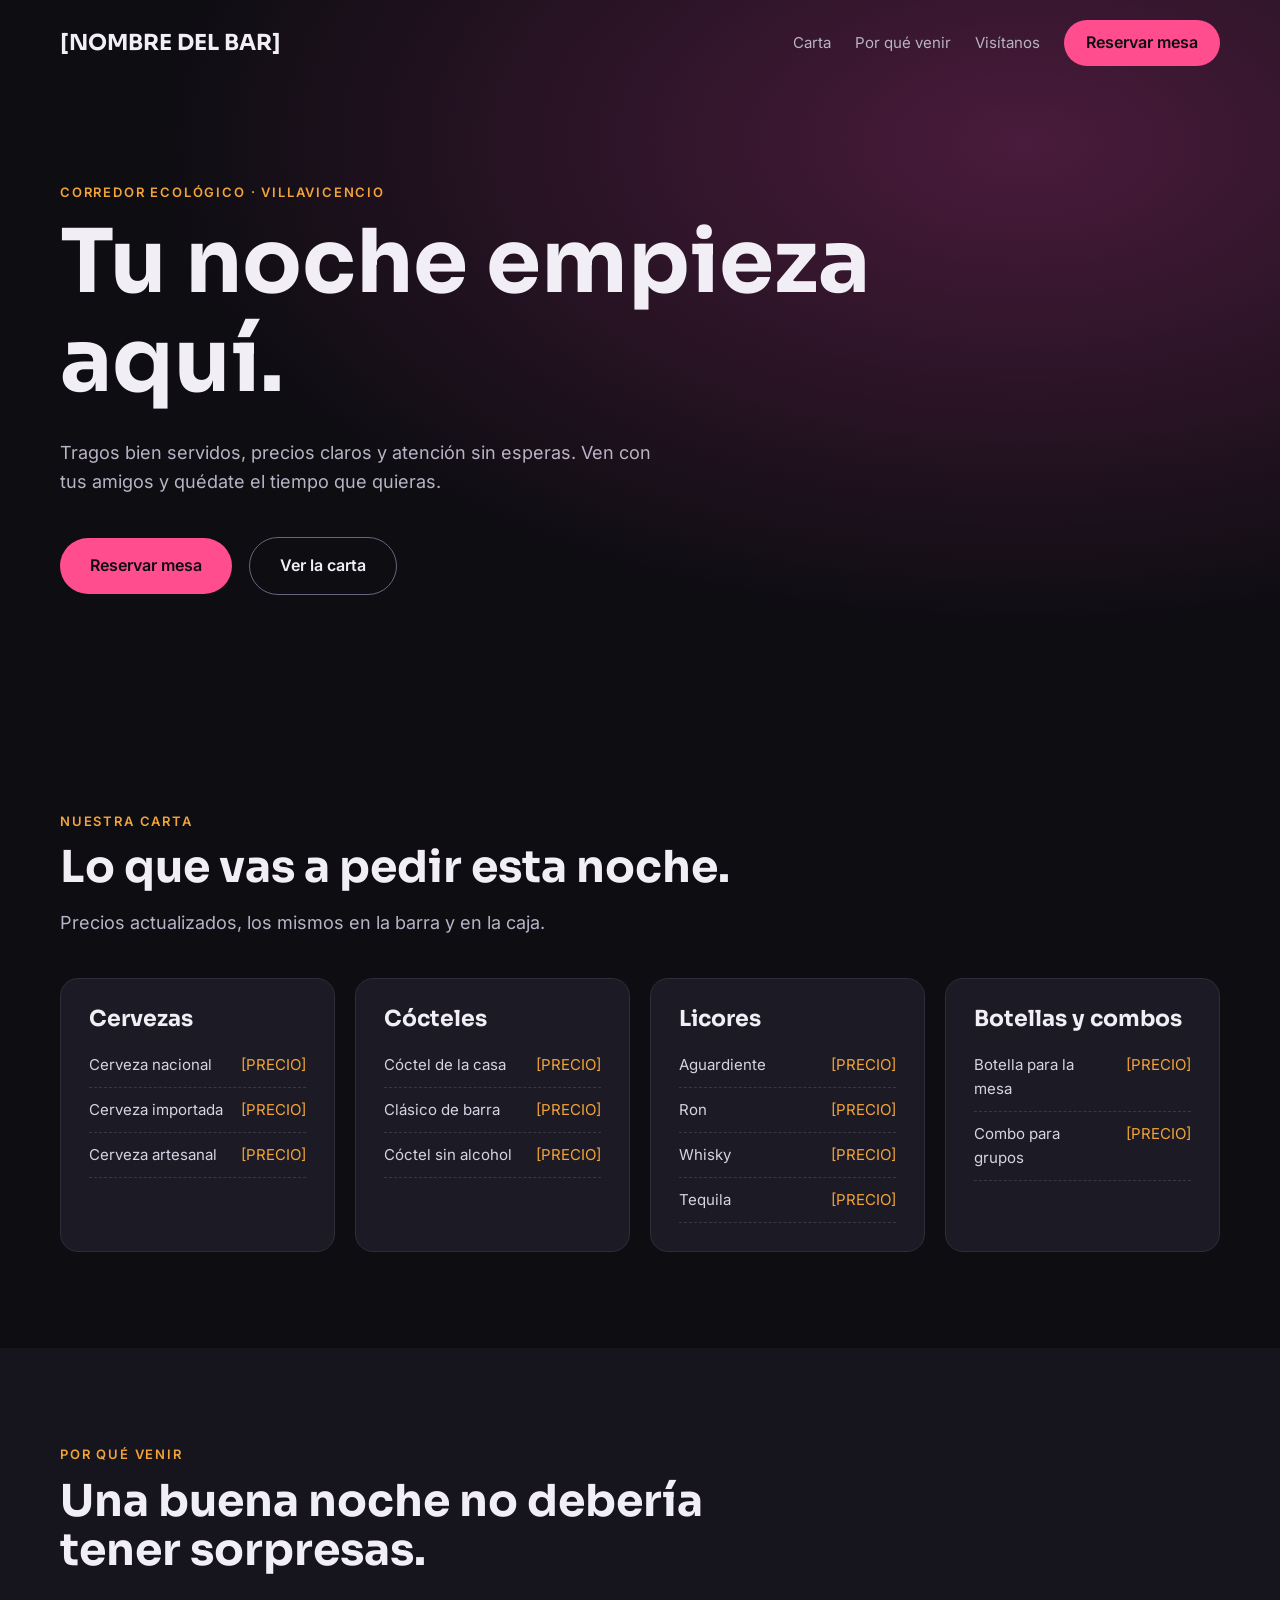
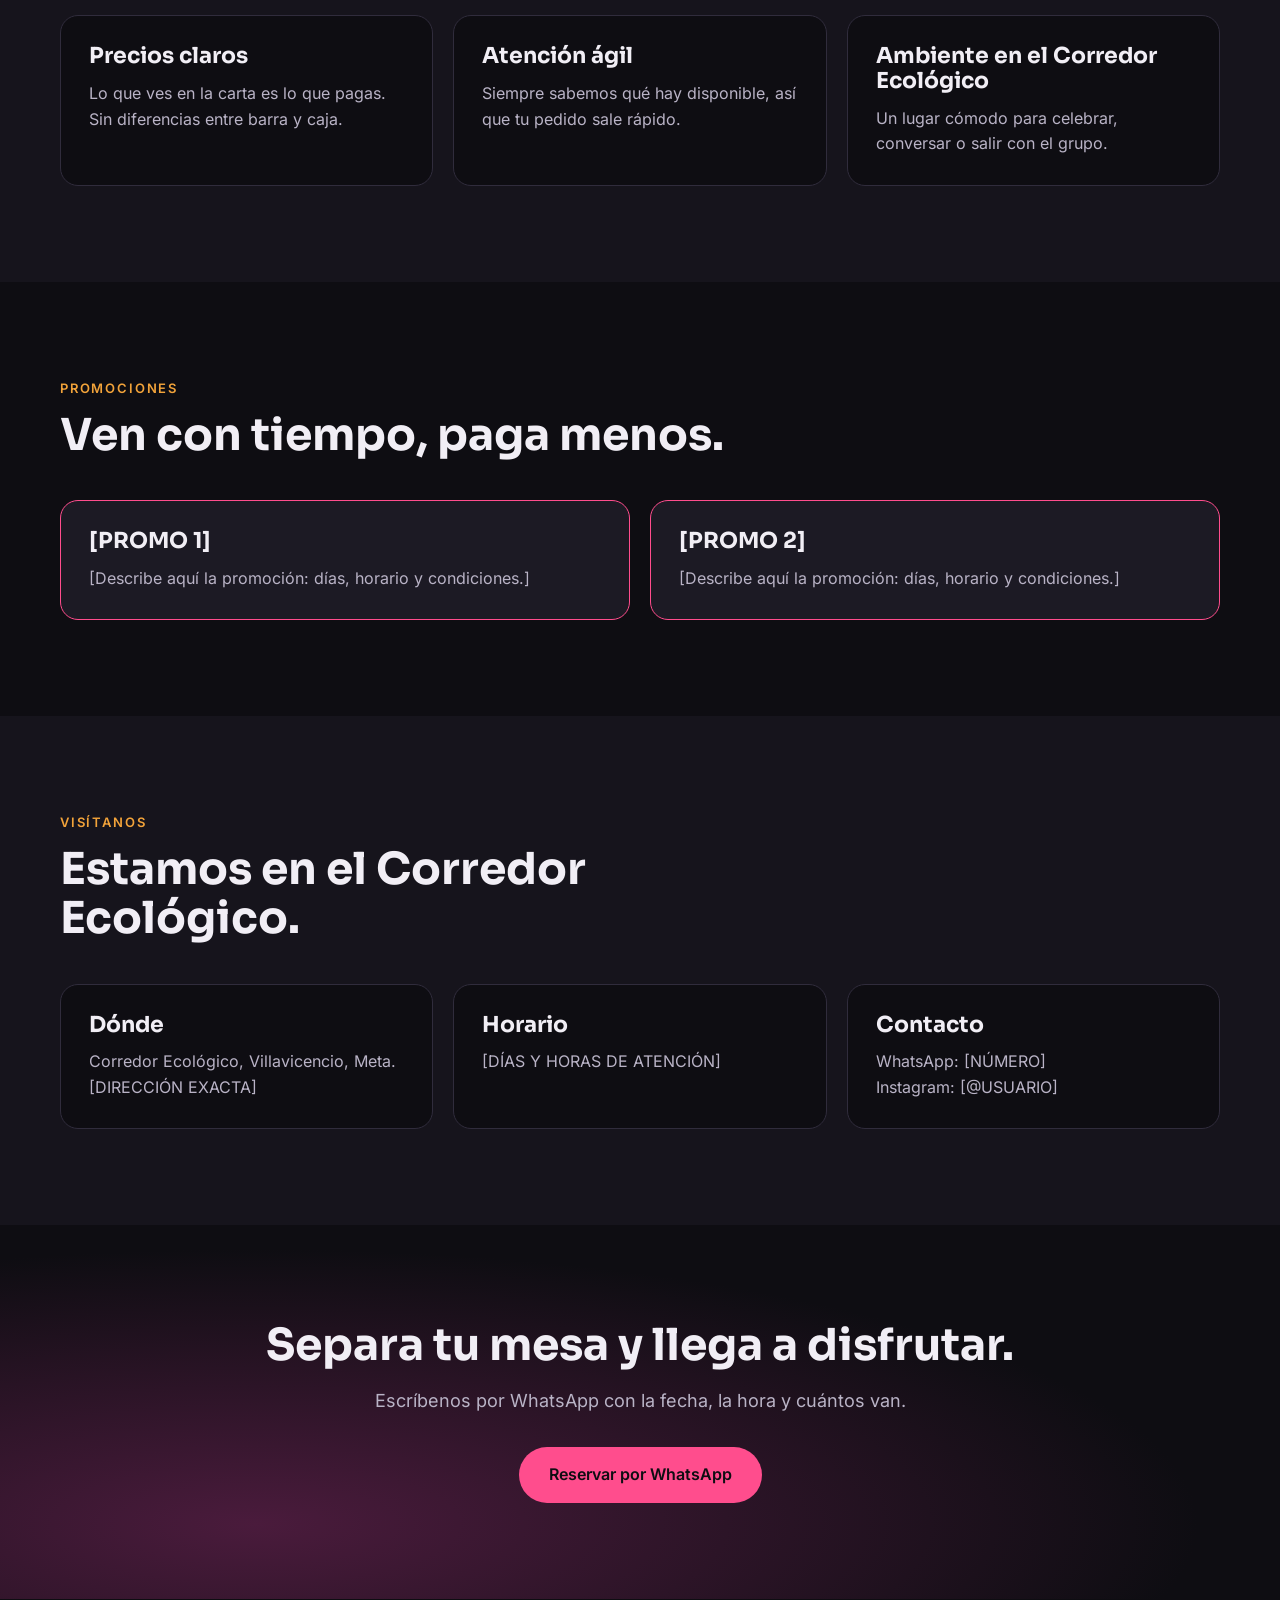
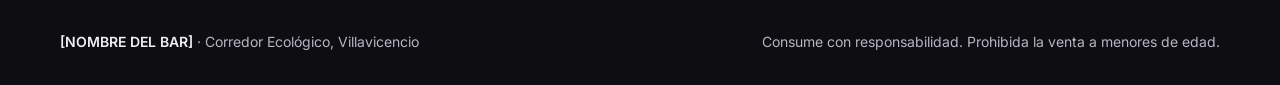
<file: index.html>
<!DOCTYPE html>
<html lang="es"><head>
<meta charset="utf-8">
<link rel="stylesheet" href="styles.css">
<title>[NOMBRE DEL BAR] – Bar en el Corredor Ecológico, Villavicencio</title>

<meta name="hz:slide-selector" content="[data-canvas-width]"><meta name="hz:canvas-width" content="1360"><meta name="hz:canvas-height" content="3100"></head>
<body>


<div data-canvas-width="1360" data-canvas-height="3100" data-document-role="page" data-label="Landing del bar">
<div class="hero">
<header class="w"><div class="nav">
<strong style="font-family:'Sora',sans-serif;font-size:22px">[NOMBRE DEL BAR]</strong>
<nav style="display:flex;flex-wrap:wrap;align-items:center"><a class="l" href="#carta">Carta</a><a class="l" href="#por-que">Por qué venir</a><a class="l" href="#visitanos">Visítanos</a><a class="btn pri" style="padding:10px 22px" href="#reservar">Reservar mesa</a></nav>
</div></header>
<section class="w" style="padding:96px 24px 120px">
<p class="eyebrow">Corredor Ecológico · Villavicencio</p>
<h1 style="font-size:clamp(42px,7.5vw,88px);max-width:900px;margin-bottom:28px">Tu noche empieza aquí.</h1>
<p class="lead" style="margin-bottom:40px">Tragos bien servidos, precios claros y atención sin esperas. Ven con tus amigos y quédate el tiempo que quieras.</p>
<a class="btn pri" href="#reservar">Reservar mesa</a>
<a class="btn ghost" href="#carta" style="margin-left:12px">Ver la carta</a>
</section>
</div>

<section class="sec" id="carta"><div class="w">
<p class="eyebrow">Nuestra carta</p>
<h2>Lo que vas a pedir esta noche.</h2>
<p class="lead">Precios actualizados, los mismos en la barra y en la caja.</p>
<div class="grid">
<div class="card"><h3>Cervezas</h3>
<div class="item"><span>Cerveza nacional</span><span>[PRECIO]</span></div>
<div class="item"><span>Cerveza importada</span><span>[PRECIO]</span></div>
<div class="item"><span>Cerveza artesanal</span><span>[PRECIO]</span></div></div>
<div class="card"><h3>Cócteles</h3>
<div class="item"><span>Cóctel de la casa</span><span>[PRECIO]</span></div>
<div class="item"><span>Clásico de barra</span><span>[PRECIO]</span></div>
<div class="item"><span>Cóctel sin alcohol</span><span>[PRECIO]</span></div></div>
<div class="card"><h3>Licores</h3>
<div class="item"><span>Aguardiente</span><span>[PRECIO]</span></div>
<div class="item"><span>Ron</span><span>[PRECIO]</span></div>
<div class="item"><span>Whisky</span><span>[PRECIO]</span></div>
<div class="item"><span>Tequila</span><span>[PRECIO]</span></div></div>
<div class="card"><h3>Botellas y combos</h3>
<div class="item"><span>Botella para la mesa</span><span>[PRECIO]</span></div>
<div class="item"><span>Combo para grupos</span><span>[PRECIO]</span></div></div>
</div></div></section>

<section class="sec alt" id="por-que"><div class="w">
<p class="eyebrow">Por qué venir</p>
<h2>Una buena noche no debería tener sorpresas.</h2>
<div class="grid">
<div class="card"><h3>Precios claros</h3><p style="color:#B9B3C6">Lo que ves en la carta es lo que pagas. Sin diferencias entre barra y caja.</p></div>
<div class="card"><h3>Atención ágil</h3><p style="color:#B9B3C6">Siempre sabemos qué hay disponible, así que tu pedido sale rápido.</p></div>
<div class="card"><h3>Ambiente en el Corredor Ecológico</h3><p style="color:#B9B3C6">Un lugar cómodo para celebrar, conversar o salir con el grupo.</p></div>
</div></div></section>

<section class="sec"><div class="w">
<p class="eyebrow">Promociones</p>
<h2>Ven con tiempo, paga menos.</h2>
<div class="grid">
<div class="card" style="border-color:#FF4D8D"><h3>[PROMO 1]</h3><p style="color:#B9B3C6">[Describe aquí la promoción: días, horario y condiciones.]</p></div>
<div class="card" style="border-color:#FF4D8D"><h3>[PROMO 2]</h3><p style="color:#B9B3C6">[Describe aquí la promoción: días, horario y condiciones.]</p></div>
</div></div></section>

<section class="sec alt" id="visitanos"><div class="w">
<p class="eyebrow">Visítanos</p>
<h2>Estamos en el Corredor Ecológico.</h2>
<div class="grid">
<div class="card"><h3>Dónde</h3><p style="color:#B9B3C6">Corredor Ecológico, Villavicencio, Meta.<br>[DIRECCIÓN EXACTA]</p></div>
<div class="card"><h3>Horario</h3><p style="color:#B9B3C6">[DÍAS Y HORAS DE ATENCIÓN]</p></div>
<div class="card"><h3>Contacto</h3><p style="color:#B9B3C6">WhatsApp: [NÚMERO]<br>Instagram: [@USUARIO]</p></div>
</div></div></section>

<section class="sec" id="reservar" style="background:radial-gradient(ellipse at 20% 80%,#4A1B3C 0%,#0E0D12 65%)"><div class="w" style="text-align:center">
<h2 style="margin-left:auto;margin-right:auto">Separa tu mesa y llega a disfrutar.</h2>
<p class="lead" style="margin:0 auto 32px">Escríbenos por WhatsApp con la fecha, la hora y cuántos van.</p>
<a class="btn pri" href="https://wa.me/[NUMERO]">Reservar por WhatsApp</a>
</div></section>

<footer style="padding:32px 0"><div class="w" style="display:flex;flex-wrap:wrap;gap:12px;justify-content:space-between;color:#B9B3C6;font-size:14px">
<span><strong style="color:#F1EEF5">[NOMBRE DEL BAR]</strong> · Corredor Ecológico, Villavicencio</span><span>Consume con responsabilidad. Prohibida la venta a menores de edad.</span>
</div></footer>
</div>




<script src="script.js"></script>
</body></html>
</file>
<file: styles.css>
/* cyrillic-ext */
@font-face {
  font-family: 'Inter';
  font-style: normal;
  font-weight: 400;
  font-display: swap;
  src: url("assets/b1e8fdee-4d3a-478f-bc05-5f6aaa79d5e9.woff2") format('woff2');
  unicode-range: U+0460-052F, U+1C80-1C8A, U+20B4, U+2DE0-2DFF, U+A640-A69F, U+FE2E-FE2F;
}
/* cyrillic */
@font-face {
  font-family: 'Inter';
  font-style: normal;
  font-weight: 400;
  font-display: swap;
  src: url("assets/226cc772-dd41-4386-805c-ece453674258.woff2") format('woff2');
  unicode-range: U+0301, U+0400-045F, U+0490-0491, U+04B0-04B1, U+2116;
}
/* greek-ext */
@font-face {
  font-family: 'Inter';
  font-style: normal;
  font-weight: 400;
  font-display: swap;
  src: url("assets/277c97b5-ac34-438c-abcc-a0db5f201596.woff2") format('woff2');
  unicode-range: U+1F00-1FFF;
}
/* greek */
@font-face {
  font-family: 'Inter';
  font-style: normal;
  font-weight: 400;
  font-display: swap;
  src: url("assets/f89845b6-e930-471d-b143-94e148b882a7.woff2") format('woff2');
  unicode-range: U+0370-0377, U+037A-037F, U+0384-038A, U+038C, U+038E-03A1, U+03A3-03FF;
}
/* vietnamese */
@font-face {
  font-family: 'Inter';
  font-style: normal;
  font-weight: 400;
  font-display: swap;
  src: url("assets/9425eb90-630e-4167-9d57-01422616f251.woff2") format('woff2');
  unicode-range: U+0102-0103, U+0110-0111, U+0128-0129, U+0168-0169, U+01A0-01A1, U+01AF-01B0, U+0300-0301, U+0303-0304, U+0308-0309, U+0323, U+0329, U+1EA0-1EF9, U+20AB;
}
/* latin-ext */
@font-face {
  font-family: 'Inter';
  font-style: normal;
  font-weight: 400;
  font-display: swap;
  src: url("assets/900304db-c0d5-4760-84ab-c93af9060ff9.woff2") format('woff2');
  unicode-range: U+0100-02BA, U+02BD-02C5, U+02C7-02CC, U+02CE-02D7, U+02DD-02FF, U+0304, U+0308, U+0329, U+1D00-1DBF, U+1E00-1E9F, U+1EF2-1EFF, U+2020, U+20A0-20AB, U+20AD-20C4, U+2113, U+2C60-2C7F, U+A720-A7FF;
}
/* latin */
@font-face {
  font-family: 'Inter';
  font-style: normal;
  font-weight: 400;
  font-display: swap;
  src: url("assets/a70fee8c-1153-4c50-9636-91b7a23de9b2.woff2") format('woff2');
  unicode-range: U+0000-00FF, U+0131, U+0152-0153, U+02BB-02BC, U+02C6, U+02DA, U+02DC, U+0304, U+0308, U+0329, U+2000-206F, U+20AC, U+2122, U+2191, U+2193, U+2212, U+2215, U+FEFF, U+FFFD;
}
/* cyrillic-ext */
@font-face {
  font-family: 'Inter';
  font-style: normal;
  font-weight: 500;
  font-display: swap;
  src: url("assets/4caea43e-e003-4f14-bbc5-dff3be9f7b6a.woff2") format('woff2');
  unicode-range: U+0460-052F, U+1C80-1C8A, U+20B4, U+2DE0-2DFF, U+A640-A69F, U+FE2E-FE2F;
}
/* cyrillic */
@font-face {
  font-family: 'Inter';
  font-style: normal;
  font-weight: 500;
  font-display: swap;
  src: url("assets/7bd6f736-80c3-4a8b-bd21-eceb357fc5ec.woff2") format('woff2');
  unicode-range: U+0301, U+0400-045F, U+0490-0491, U+04B0-04B1, U+2116;
}
/* greek-ext */
@font-face {
  font-family: 'Inter';
  font-style: normal;
  font-weight: 500;
  font-display: swap;
  src: url("assets/ce538109-5ceb-40aa-8db1-1f8a3c275690.woff2") format('woff2');
  unicode-range: U+1F00-1FFF;
}
/* greek */
@font-face {
  font-family: 'Inter';
  font-style: normal;
  font-weight: 500;
  font-display: swap;
  src: url("assets/e8ba22a5-b9d8-4eee-9abe-38679c9422f9.woff2") format('woff2');
  unicode-range: U+0370-0377, U+037A-037F, U+0384-038A, U+038C, U+038E-03A1, U+03A3-03FF;
}
/* vietnamese */
@font-face {
  font-family: 'Inter';
  font-style: normal;
  font-weight: 500;
  font-display: swap;
  src: url("assets/ec361ef1-2d65-4691-a644-bd9b1ba37002.woff2") format('woff2');
  unicode-range: U+0102-0103, U+0110-0111, U+0128-0129, U+0168-0169, U+01A0-01A1, U+01AF-01B0, U+0300-0301, U+0303-0304, U+0308-0309, U+0323, U+0329, U+1EA0-1EF9, U+20AB;
}
/* latin-ext */
@font-face {
  font-family: 'Inter';
  font-style: normal;
  font-weight: 500;
  font-display: swap;
  src: url("assets/c341ac9c-299b-4f23-8605-3f26b0d8b460.woff2") format('woff2');
  unicode-range: U+0100-02BA, U+02BD-02C5, U+02C7-02CC, U+02CE-02D7, U+02DD-02FF, U+0304, U+0308, U+0329, U+1D00-1DBF, U+1E00-1E9F, U+1EF2-1EFF, U+2020, U+20A0-20AB, U+20AD-20C4, U+2113, U+2C60-2C7F, U+A720-A7FF;
}
/* latin */
@font-face {
  font-family: 'Inter';
  font-style: normal;
  font-weight: 500;
  font-display: swap;
  src: url("assets/90c48a90-015d-4b84-a3e4-558005196e72.woff2") format('woff2');
  unicode-range: U+0000-00FF, U+0131, U+0152-0153, U+02BB-02BC, U+02C6, U+02DA, U+02DC, U+0304, U+0308, U+0329, U+2000-206F, U+20AC, U+2122, U+2191, U+2193, U+2212, U+2215, U+FEFF, U+FFFD;
}
/* cyrillic-ext */
@font-face {
  font-family: 'Inter';
  font-style: normal;
  font-weight: 600;
  font-display: swap;
  src: url("assets/d7103229-5c9a-4df5-86de-47fad3d5dc5a.woff2") format('woff2');
  unicode-range: U+0460-052F, U+1C80-1C8A, U+20B4, U+2DE0-2DFF, U+A640-A69F, U+FE2E-FE2F;
}
/* cyrillic */
@font-face {
  font-family: 'Inter';
  font-style: normal;
  font-weight: 600;
  font-display: swap;
  src: url("assets/36457df3-3989-496f-b7dc-41e1d2ede7be.woff2") format('woff2');
  unicode-range: U+0301, U+0400-045F, U+0490-0491, U+04B0-04B1, U+2116;
}
/* greek-ext */
@font-face {
  font-family: 'Inter';
  font-style: normal;
  font-weight: 600;
  font-display: swap;
  src: url("assets/b80a0ad9-6bd2-46b5-8612-48d42aa5be40.woff2") format('woff2');
  unicode-range: U+1F00-1FFF;
}
/* greek */
@font-face {
  font-family: 'Inter';
  font-style: normal;
  font-weight: 600;
  font-display: swap;
  src: url("assets/406de85e-bd0b-42da-bcc2-2019ccdee2e7.woff2") format('woff2');
  unicode-range: U+0370-0377, U+037A-037F, U+0384-038A, U+038C, U+038E-03A1, U+03A3-03FF;
}
/* vietnamese */
@font-face {
  font-family: 'Inter';
  font-style: normal;
  font-weight: 600;
  font-display: swap;
  src: url("assets/af6687e5-d215-4dde-a9c3-b5f6f2942acd.woff2") format('woff2');
  unicode-range: U+0102-0103, U+0110-0111, U+0128-0129, U+0168-0169, U+01A0-01A1, U+01AF-01B0, U+0300-0301, U+0303-0304, U+0308-0309, U+0323, U+0329, U+1EA0-1EF9, U+20AB;
}
/* latin-ext */
@font-face {
  font-family: 'Inter';
  font-style: normal;
  font-weight: 600;
  font-display: swap;
  src: url("assets/ef93779d-6a81-4bb1-921b-d06428de6528.woff2") format('woff2');
  unicode-range: U+0100-02BA, U+02BD-02C5, U+02C7-02CC, U+02CE-02D7, U+02DD-02FF, U+0304, U+0308, U+0329, U+1D00-1DBF, U+1E00-1E9F, U+1EF2-1EFF, U+2020, U+20A0-20AB, U+20AD-20C4, U+2113, U+2C60-2C7F, U+A720-A7FF;
}
/* latin */
@font-face {
  font-family: 'Inter';
  font-style: normal;
  font-weight: 600;
  font-display: swap;
  src: url("assets/7d0451d9-b749-4122-abdc-d8b38830f8b9.woff2") format('woff2');
  unicode-range: U+0000-00FF, U+0131, U+0152-0153, U+02BB-02BC, U+02C6, U+02DA, U+02DC, U+0304, U+0308, U+0329, U+2000-206F, U+20AC, U+2122, U+2191, U+2193, U+2212, U+2215, U+FEFF, U+FFFD;
}
/* latin-ext */
@font-face {
  font-family: 'Sora';
  font-style: normal;
  font-weight: 500;
  font-display: swap;
  src: url(https://fonts.gstatic.com/s/sora/v17/xMQOuFFYT72X5wkB_18qmnndmSdgnk-DKQJRBg.woff2) format('woff2');
  unicode-range: U+0100-02BA, U+02BD-02C5, U+02C7-02CC, U+02CE-02D7, U+02DD-02FF, U+0304, U+0308, U+0329, U+1D00-1DBF, U+1E00-1E9F, U+1EF2-1EFF, U+2020, U+20A0-20AB, U+20AD-20C4, U+2113, U+2C60-2C7F, U+A720-A7FF;
}
/* latin */
@font-face {
  font-family: 'Sora';
  font-style: normal;
  font-weight: 500;
  font-display: swap;
  src: url(https://fonts.gstatic.com/s/sora/v17/xMQOuFFYT72X5wkB_18qmnndmSdgnk-NKQI.woff2) format('woff2');
  unicode-range: U+0000-00FF, U+0131, U+0152-0153, U+02BB-02BC, U+02C6, U+02DA, U+02DC, U+0304, U+0308, U+0329, U+2000-206F, U+20AC, U+2122, U+2191, U+2193, U+2212, U+2215, U+FEFF, U+FFFD;
}
/* latin-ext */
@font-face {
  font-family: 'Sora';
  font-style: normal;
  font-weight: 700;
  font-display: swap;
  src: url(https://fonts.gstatic.com/s/sora/v17/xMQOuFFYT72X5wkB_18qmnndmSe1mU-DKQJRBg.woff2) format('woff2');
  unicode-range: U+0100-02BA, U+02BD-02C5, U+02C7-02CC, U+02CE-02D7, U+02DD-02FF, U+0304, U+0308, U+0329, U+1D00-1DBF, U+1E00-1E9F, U+1EF2-1EFF, U+2020, U+20A0-20AB, U+20AD-20C4, U+2113, U+2C60-2C7F, U+A720-A7FF;
}
/* latin */
@font-face {
  font-family: 'Sora';
  font-style: normal;
  font-weight: 700;
  font-display: swap;
  src: url("assets/b41e6abb-f8cc-4349-993b-5228e8911c6e.woff2") format('woff2');
  unicode-range: U+0000-00FF, U+0131, U+0152-0153, U+02BB-02BC, U+02C6, U+02DA, U+02DC, U+0304, U+0308, U+0329, U+2000-206F, U+20AC, U+2122, U+2191, U+2193, U+2212, U+2215, U+FEFF, U+FFFD;
}

body{margin:0;background:#0E0D12;color:#F1EEF5;font-family:'Inter',system-ui,sans-serif;line-height:1.6}
a{color:#FF6FA3}a:hover{color:#FFB3CF}
.w{max-width:1160px;margin:0 auto;padding:0 24px}
.sec{padding:96px 0}
.alt{background:#16141C}
.eyebrow{font-size:13px;letter-spacing:.14em;text-transform:uppercase;color:#F2A33A;font-weight:600;margin:0 0 12px}
h1,h2,h3{font-family:'Sora',sans-serif;margin:0;line-height:1.12}
h2{font-size:clamp(28px,4vw,44px);margin-bottom:16px;max-width:760px}
h3{font-size:22px;margin-bottom:12px}
p{margin:0}
.lead{color:#B9B3C6;font-size:18px;max-width:620px}
.grid{display:grid;grid-template-columns:repeat(auto-fit,minmax(260px,1fr));gap:20px;margin-top:40px}
.card{background:#1C1A24;border:1px solid #302C3C;border-radius:18px;padding:28px}
.alt .card{background:#0E0D12}
.item{display:flex;justify-content:space-between;gap:16px;padding:10px 0;border-bottom:1px dashed #3A3548;color:#D8D3E4;font-size:15px}
.item span:last-child{color:#F2A33A;white-space:nowrap}
.btn{display:inline-block;padding:15px 30px;border-radius:999px;font-weight:600;text-decoration:none}
.pri{background:#FF4D8D;color:#0E0D12}.pri:hover{background:#FF8AB4;color:#0E0D12}
.ghost{border:1px solid #6A6480;color:#F1EEF5}.ghost:hover{color:#F2A33A;border-color:#F2A33A}
.nav{display:flex;flex-wrap:wrap;gap:16px;align-items:center;justify-content:space-between;padding:20px 0}
.nav a.l{color:#B9B3C6;text-decoration:none;font-size:15px;margin-right:24px}.nav a.l:hover{color:#F2A33A}
.hero{background:radial-gradient(ellipse at 80% 20%,#4A1B3C 0%,#0E0D12 60%)}
</file>
